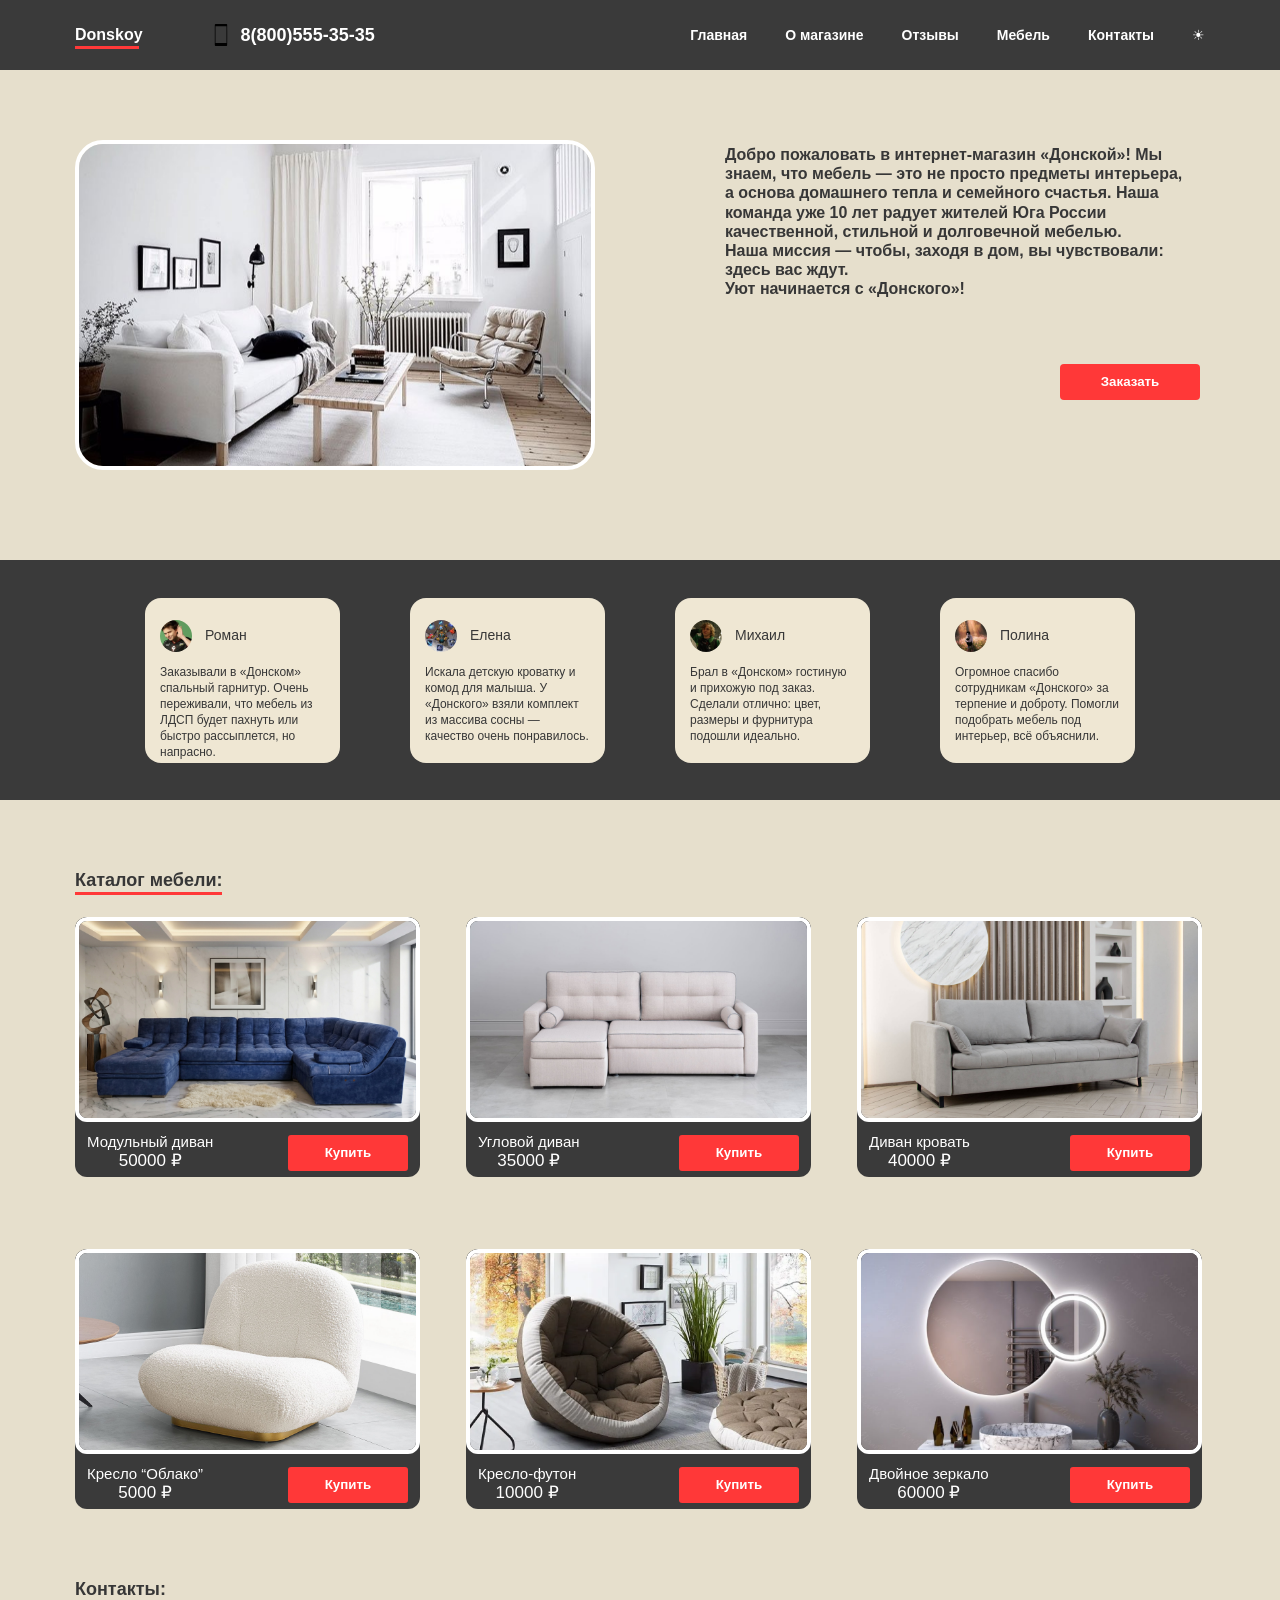
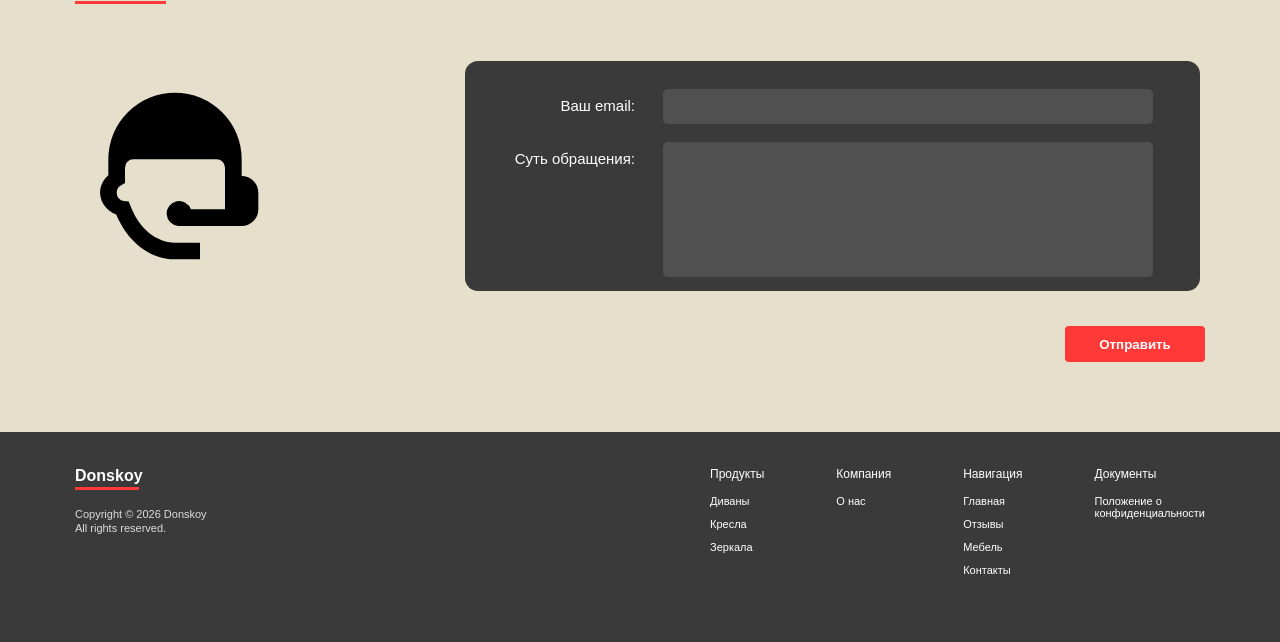
<file: index.html>
<!DOCTYPE html>
<html lang="ru">
<head>
    <meta charset="UTF-8">
    <meta name="viewport" content="width=device-width, initial-scale=1.0">
    <title>Donskoy</title>
    <link rel="stylesheet" href="style.css">
</head>
<body>

<header class="header">
    <div class="header-inner">
        <div class="logo">Donskoy</div>

        <div class="phone">
            <img src="images/phone.svg" alt="">
            <span>8(800)555-35-35</span>
        </div>

        <nav class="nav">
            <a href="#home">Главная</a>
            <a href="#about">О магазине</a>
            <a href="#reviews">Отзывы</a>
            <a href="#catalog">Мебель</a>
            <a href="#contacts">Контакты</a>
            <span class="theme-toggle">☀</span>
        </nav>
    </div>
</header>

<section class="hero" id="home">
    <img src="images/main.png" class="hero-img" alt="Интерьер">

    <div class="hero-text" id="about">
        <p>
            Добро пожаловать в интернет-магазин «Донской»! Мы знаем, что мебель — это не просто предметы интерьера, а основа домашнего тепла и семейного счастья. Наша команда уже 10 лет радует жителей Юга России качественной, стильной и долговечной мебелью.
            <br>
            Наша миссия — чтобы, заходя в дом, вы чувствовали: здесь вас ждут.
            <br>
            Уют начинается с «Донского»!
        </p>

        <button class="btn">Заказать</button>
    </div>
</section>

<section class="reviews" id="reviews">
    <div class="review">
        <div class="review-top">
            <img src="images/user1.png" alt="">
            <h4>Роман</h4>
        </div>
        <p>
            Заказывали в «Донском» спальный гарнитур. Очень переживали, что мебель из ЛДСП будет пахнуть или быстро рассыплется, но напрасно.
        </p>
    </div>

    <div class="review">
        <div class="review-top">
            <img src="images/user2.png" alt="">
            <h4>Елена</h4>
        </div>
        <p>
            Искала детскую кроватку и комод для малыша. У «Донского» взяли комплект из массива сосны — качество очень понравилось.
        </p>
    </div>

    <div class="review">
        <div class="review-top">
            <img src="images/user3.png" alt="">
            <h4>Михаил</h4>
        </div>
        <p>
            Брал в «Донском» гостиную и прихожую под заказ. Сделали отлично: цвет, размеры и фурнитура подошли идеально.
        </p>
    </div>

    <div class="review">
        <div class="review-top">
            <img src="images/user4.png" alt="">
            <h4>Полина</h4>
        </div>
        <p>
            Огромное спасибо сотрудникам «Донского» за терпение и доброту. Помогли подобрать мебель под интерьер, всё объяснили.
        </p>
    </div>
</section>

<section class="catalog" id="catalog">
    <h2>Каталог мебели:</h2>

    <div class="grid">
        <div class="card">
            <img src="images/card1.png" alt="">
            <div class="card-bottom">
                <div>
                    <div class="card-title">Модульный диван</div>
                    <div class="card-price">50000 ₽</div>
                </div>
                <button>Купить</button>
            </div>
        </div>

        <div class="card">
            <img src="images/card2.png" alt="">
            <div class="card-bottom">
                <div>
                    <div class="card-title">Угловой диван</div>
                    <div class="card-price">35000 ₽</div>
                </div>
                <button>Купить</button>
            </div>
        </div>

        <div class="card">
            <img src="images/card3.png" alt="">
            <div class="card-bottom">
                <div>
                    <div class="card-title">Диван кровать</div>
                    <div class="card-price">40000 ₽</div>
                </div>
                <button>Купить</button>
            </div>
        </div>

        <div class="card">
            <img src="images/card4.png" alt="">
            <div class="card-bottom">
                <div>
                    <div class="card-title">Кресло “Облако”</div>
                    <div class="card-price">5000 ₽</div>
                </div>
                <button>Купить</button>
            </div>
        </div>

        <div class="card">
            <img src="images/card5.png" alt="">
            <div class="card-bottom">
                <div>
                    <div class="card-title">Кресло-футон</div>
                    <div class="card-price">10000 ₽</div>
                </div>
                <button>Купить</button>
            </div>
        </div>

        <div class="card">
            <img src="images/card6.png" alt="">
            <div class="card-bottom">
                <div>
                    <div class="card-title">Двойное зеркало</div>
                    <div class="card-price">60000 ₽</div>
                </div>
                <button>Купить</button>
            </div>
        </div>
    </div>
</section>

<section class="contacts" id="contacts">
    <div class="contacts-inner">
        <h2>Контакты:</h2>

        <div class="contacts-content">
            <img src="images/support.svg" class="support-icon" alt="">

            <form class="form-box" id="form">
                <div class="form-row">
                    <label>Ваш email:</label>
                    <input type="email" required>
                </div>

                <div class="form-row">
                    <label>Суть обращения:</label>
                    <textarea></textarea>
                </div>
            </form>
        </div>

        <button class="btn submit">Отправить</button>
    </div>
</section>

<footer class="footer">
    <div class="footer-inner">
        <div class="footer-left">
            <div class="footer-logo">Donskoy</div>
            <p>
                Copyright © 2026 Donskoy<br>
                All rights reserved.
            </p>
        </div>

        <div class="footer-links">
    <div class="footer-col">
        <p>Продукты</p>
        <a href="#catalog">Диваны</a>
        <a href="#catalog">Кресла</a>
        <a href="#catalog">Зеркала</a>
    </div>

    <div class="footer-col">
        <p>Компания</p>
        <a href="#about">О нас</a>
    </div>

    <div class="footer-col">
        <p>Навигация</p>
        <a href="#home">Главная</a>
        <a href="#reviews">Отзывы</a>
        <a href="#catalog">Мебель</a>
        <a href="#contacts">Контакты</a>
    </div>

    <div class="footer-col">
        <p>Документы</p>
        <a href="privacy.html">Положение о<br>конфиденциальности</a>
    </div>
</div>

<script src="script.js"></script>
</body>
</html>
</file>
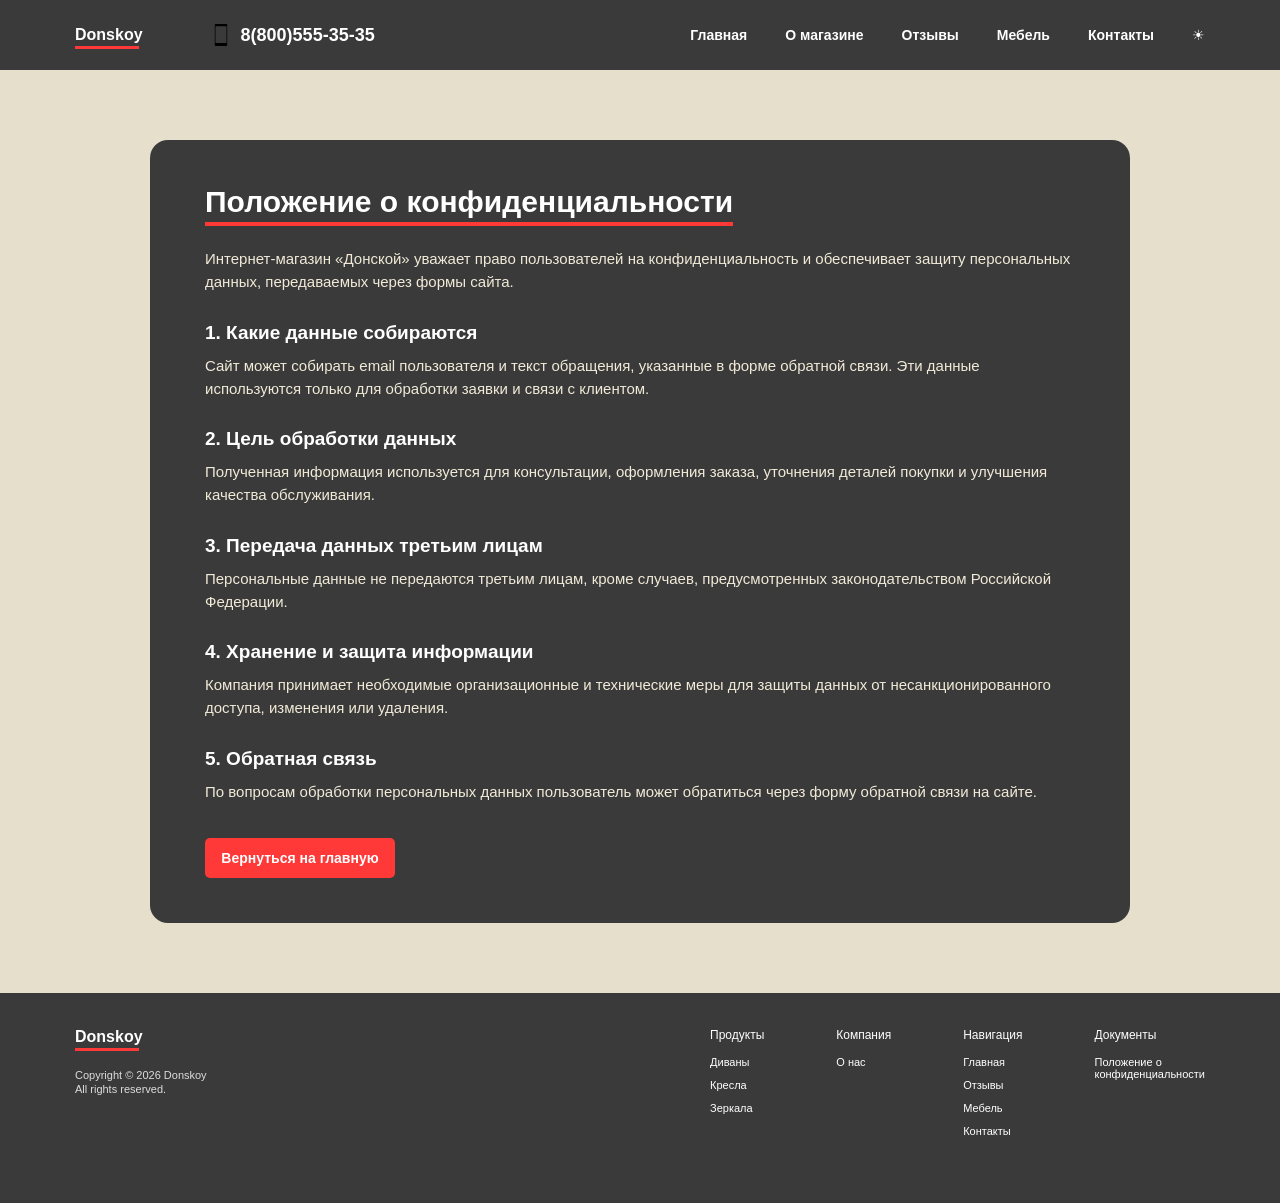
<file: privacy.html>
<!DOCTYPE html>
<html lang="ru">
<head>
    <meta charset="UTF-8">
    <meta name="viewport" content="width=device-width, initial-scale=1.0">
    <title>Положение о конфиденциальности — Donskoy</title>
    <link rel="stylesheet" href="style.css">
</head>
<body>

<header class="header">
    <div class="header-inner">
        <a href="index.html" class="logo">Donskoy</a>

        <div class="phone">
            <img src="images/phone.svg" alt="">
            <span>8(800)555-35-35</span>
        </div>

        <nav class="nav">
            <a href="index.html#home">Главная</a>
            <a href="index.html#about">О магазине</a>
            <a href="index.html#reviews">Отзывы</a>
            <a href="index.html#catalog">Мебель</a>
            <a href="index.html#contacts">Контакты</a>
            <span class="theme-toggle">☀</span>
        </nav>
    </div>
</header>

<main class="privacy-page">
    <section class="privacy-card">
        <h1>Положение о конфиденциальности</h1>

        <p>
            Интернет-магазин «Донской» уважает право пользователей на конфиденциальность
            и обеспечивает защиту персональных данных, передаваемых через формы сайта.
        </p>

        <h2>1. Какие данные собираются</h2>
        <p>
            Сайт может собирать email пользователя и текст обращения, указанные в форме
            обратной связи. Эти данные используются только для обработки заявки и связи с клиентом.
        </p>

        <h2>2. Цель обработки данных</h2>
        <p>
            Полученная информация используется для консультации, оформления заказа,
            уточнения деталей покупки и улучшения качества обслуживания.
        </p>

        <h2>3. Передача данных третьим лицам</h2>
        <p>
            Персональные данные не передаются третьим лицам, кроме случаев, предусмотренных
            законодательством Российской Федерации.
        </p>

        <h2>4. Хранение и защита информации</h2>
        <p>
            Компания принимает необходимые организационные и технические меры для защиты
            данных от несанкционированного доступа, изменения или удаления.
        </p>

        <h2>5. Обратная связь</h2>
        <p>
            По вопросам обработки персональных данных пользователь может обратиться через
            форму обратной связи на сайте.
        </p>

        <a href="index.html" class="privacy-back">Вернуться на главную</a>
    </section>
</main>

<footer class="footer">
    <div class="footer-inner">
        <div class="footer-left">
            <div class="footer-logo">Donskoy</div>
            <p>
                Copyright © 2026 Donskoy<br>
                All rights reserved.
            </p>
        </div>

        <div class="footer-links">
            <div class="footer-col">
                <p>Продукты</p>
                <a href="index.html#catalog">Диваны</a>
                <a href="index.html#catalog">Кресла</a>
                <a href="index.html#catalog">Зеркала</a>
            </div>

            <div class="footer-col">
                <p>Компания</p>
                <a href="index.html#about">О нас</a>
            </div>

            <div class="footer-col">
                <p>Навигация</p>
                <a href="index.html#home">Главная</a>
                <a href="index.html#reviews">Отзывы</a>
                <a href="index.html#catalog">Мебель</a>
                <a href="index.html#contacts">Контакты</a>
            </div>

            <div class="footer-col">
                <p>Документы</p>
                <a href="privacy.html">Положение о<br>конфиденциальности</a>
            </div>
        </div>
    </div>
</footer>

<script src="script.js"></script>
</body>
</html>
</file>
<file: style.css>
* {
    margin: 0;
    padding: 0;
    box-sizing: border-box;
}

html {
    scroll-behavior: smooth;
}

body {
    font-family: Arial, sans-serif;
    background: #e6dfcc;
    color: #373737;
    font-size: 14px;
}

.header {
    height: 70px;
    background: #3a3a3a;
    color: #fff;
}

.header-inner,
.hero,
.catalog,
.contacts-inner,
.footer-inner {
    width: 1130px;
    margin: 0 auto;
}

.header-inner {
    height: 70px;
    display: flex;
    align-items: center;
}

.logo {
    font-weight: 700;
    font-size: 16px;
    color: #fff;
    position: relative;
    margin-right: 70px;
}

.logo::after {
    content: "";
    position: absolute;
    left: 0;
    bottom: -5px;
    width: 64px;
    height: 3px;
    background: #ff3939;
}

.phone {
    color: #fff;
}

.phone {
    display: flex;
    align-items: center;
    gap: 12px;
    font-weight: 700;
    font-size: 18px;
    margin-right: auto;
}

.phone img {
    width: 16px;
    height: 22px;
}

.nav {
    display: flex;
    gap: 38px;
    align-items: center;
}

.nav a {
    color: #fff;
    text-decoration: none;
    font-weight: 700;
    font-size: 14px;
}

.sun {
    width: 22px;
    height: 22px;
}

.hero {
    height: 490px;
    display: flex;
    align-items: flex-start;
    gap: 130px;
    padding-top: 70px;
}

.hero-img {
    width: 520px;
    height: 330px;
    object-fit: cover;
    border-radius: 28px;
    border: 4px solid #fff;
}

.hero-text {
    width: 470px;
    padding-top: 5px;
    font-weight: 700;
    line-height: 1.2;
    font-size: 16px;
}

.hero-text .btn {
    margin-top: 65px;
    margin-left: 335px;
}

.btn {
    width: 140px;
    height: 36px;
    background: #ff3838;
    border: none;
    border-radius: 4px;
    color: #fff;
    font-weight: 700;
    cursor: pointer;
}

.reviews {
    height: 240px;
    background: #3a3a3a;
    display: flex;
    justify-content: center;
    align-items: center;
    gap: 70px;
}

.review h4 {
    font-size: 15px;
}

.review {
    width: 195px;
    height: 165px;
    background: #efe7d3;
    border-radius: 16px;
    padding: 22px 15px 15px;
    font-size: 12px;
    line-height: 1.35;
}

.review-top {
    display: flex;
    align-items: center;
    gap: 13px;
    margin-bottom: 12px;
}

.review img {
    width: 32px;
    height: 32px;
    border-radius: 50%;
}

.review h4 {
    font-size: 14px;
    font-weight: 400;
}

.catalog {
    padding-top: 70px;
    padding-bottom: 70px;
}

.catalog h2,
.contacts h2 {
    font-size: 18px;
    margin-bottom: 26px;
    display: inline-block;
    position: relative;
}

.catalog h2::after,
.contacts h2::after {
    content: "";
    position: absolute;
    left: 0;
    bottom: -4px;
    width: 100%;
    height: 3px;
    background: #ff3838;
}

.grid {
    display: grid;
    grid-template-columns: repeat(3, 345px);
    gap: 72px 46px;
}

.card {
    width: 345px;
    height: 260px;
    background: #3a3a3a;
    border-radius: 12px;
    overflow: hidden;
}

.card img {
    width: 345px;
    height: 205px;
    object-fit: cover;
    border: 4px solid #fff;
    border-radius: 12px;
}

.card-bottom {
    height: 55px;
    display: flex;
    align-items: center;
    justify-content: space-between;
    padding: 0 12px;
    color: #fff;
}

.card-title {
    font-size: 15px;
    line-height: 1.05;
}

.card-price {
    font-size: 17px;
    text-align: center;
}

.card button {
    width: 120px;
    height: 36px;
    background: #ff3838;
    border: none;
    border-radius: 3px;
    color: white;
    font-weight: 700;
    cursor: pointer;
}

.contacts {
    padding-bottom: 70px;
}

.contacts-inner {
    position: relative;
}

.contacts-content {
    display: flex;
    align-items: center;
    gap: 190px;
    margin-top: 35px;
}

.support-icon {
    width: 200px;
    height: 200px;
}

.form-box {
    width: 735px;
    height: 230px;
    background: #3a3a3a;
    border-radius: 13px;
    padding: 28px 35px;
}

.form-row {
    display: flex;
    align-items: flex-start;
    gap: 28px;
    margin-bottom: 18px;
}

.form-row label {
    width: 135px;
    color: #fff;
    font-size: 15px;
    padding-top: 8px;
    text-align: right;
}

.form-row input,
.form-row textarea {
    width: 490px;
    background: #505050;
    border: none;
    border-radius: 5px;
    color: #fff;
    padding: 10px;
    outline: none;
}

.form-row input {
    height: 35px;
}

.form-row textarea {
    height: 135px;
    resize: none;
}

.submit {
    display: block;
    margin-left: auto;
    margin-top: 35px;
}

.footer {
    height: 210px;
    background: #3a3a3a;
    color: #fff;
}

.footer-inner {
    display: flex;
    justify-content: space-between;
    padding-top: 35px;
}

.footer-logo {
    font-size: 16px;
    font-weight: 700;
    display: inline-block;
    position: relative;
    margin-bottom: 22px;
}

.footer-logo::after {
    content: "";
    position: absolute;
    left: 0;
    bottom: -5px;
    width: 64px;
    height: 3px;
    background: #ff3838;
}

.footer-left p {
    font-size: 11px;
    color: #ddd;
    line-height: 1.3;
}

.footer-links {
    display: flex;
    gap: 72px;
}

.footer-col p {
    font-size: 12px;
    margin-bottom: 14px;
}

.footer-col a,
.footer-col span {
    display: block;
    color: #fff;
    text-decoration: none;
    font-size: 11px;
    margin-bottom: 11px;
}

.logo {
    text-decoration: none;
}

.theme-toggle {
    cursor: pointer;
    user-select: none;
}

.privacy-page {
    background: #e6dfcc;
    padding: 70px 0;
}

.privacy-card {
    width: 980px;
    margin: 0 auto;
    background: #3a3a3a;
    color: #fff;
    border-radius: 18px;
    padding: 45px 55px;
}

.privacy-card h1 {
    font-size: 30px;
    margin-bottom: 28px;
    position: relative;
    display: inline-block;
}

.privacy-card h1::after {
    content: "";
    position: absolute;
    left: 0;
    bottom: -7px;
    width: 100%;
    height: 4px;
    background: #ff3838;
}

.privacy-card h2 {
    font-size: 19px;
    margin-top: 28px;
    margin-bottom: 10px;
}

.privacy-card p {
    font-size: 15px;
    line-height: 1.55;
    color: #f1ead8;
}

.privacy-back {
    display: inline-flex;
    align-items: center;
    justify-content: center;
    margin-top: 35px;
    width: 190px;
    height: 40px;
    background: #ff3838;
    color: #fff;
    border-radius: 5px;
    text-decoration: none;
    font-weight: 700;
}

.theme-toggle {
    cursor: pointer;
    user-select: none;
    transition: transform 0.25s ease;
}

.theme-toggle:hover {
    transform: rotate(25deg) scale(1.1);
}

body,
.header,
.footer,
.reviews,
.card,
.form-box,
.review,
.privacy-page,
.privacy-card,
.hero-img,
.card img,
input,
textarea {
    transition: background 0.35s ease, color 0.35s ease, border 0.35s ease;
}

body.dark {
    background: #1f1f1f;
    color: #f3f3f3;
}

body.dark .header,
body.dark .footer,
body.dark .reviews {
    background: #2f2f2f;
}

body.dark .card,
body.dark .form-box,
body.dark .privacy-card {
    background: #2b2b2b;
}

body.dark .review {
    background: #3a3a3a;
    color: #ffffff;
}

body.dark .hero-img,
body.dark .card img {
    border-color: #ff3838;
}

body.dark input,
body.dark textarea {
    background: #4a4a4a;
    color: #ffffff;
}

body.dark .privacy-page {
    background: #1f1f1f;
}

body.dark .privacy-card p {
    color: #e8e1cf;
}

body.dark .phone,
body.dark .phone span,
body.dark .nav a,
body.dark .footer-col a,
body.dark .footer-col span {
    color: #ffffff;
}

body.dark .logo::after,
body.dark .footer-logo::after,
body.dark .catalog h2::after,
body.dark .contacts h2::after,
body.dark .privacy-card h1::after {
    background: #ff3838;
}
</file>
